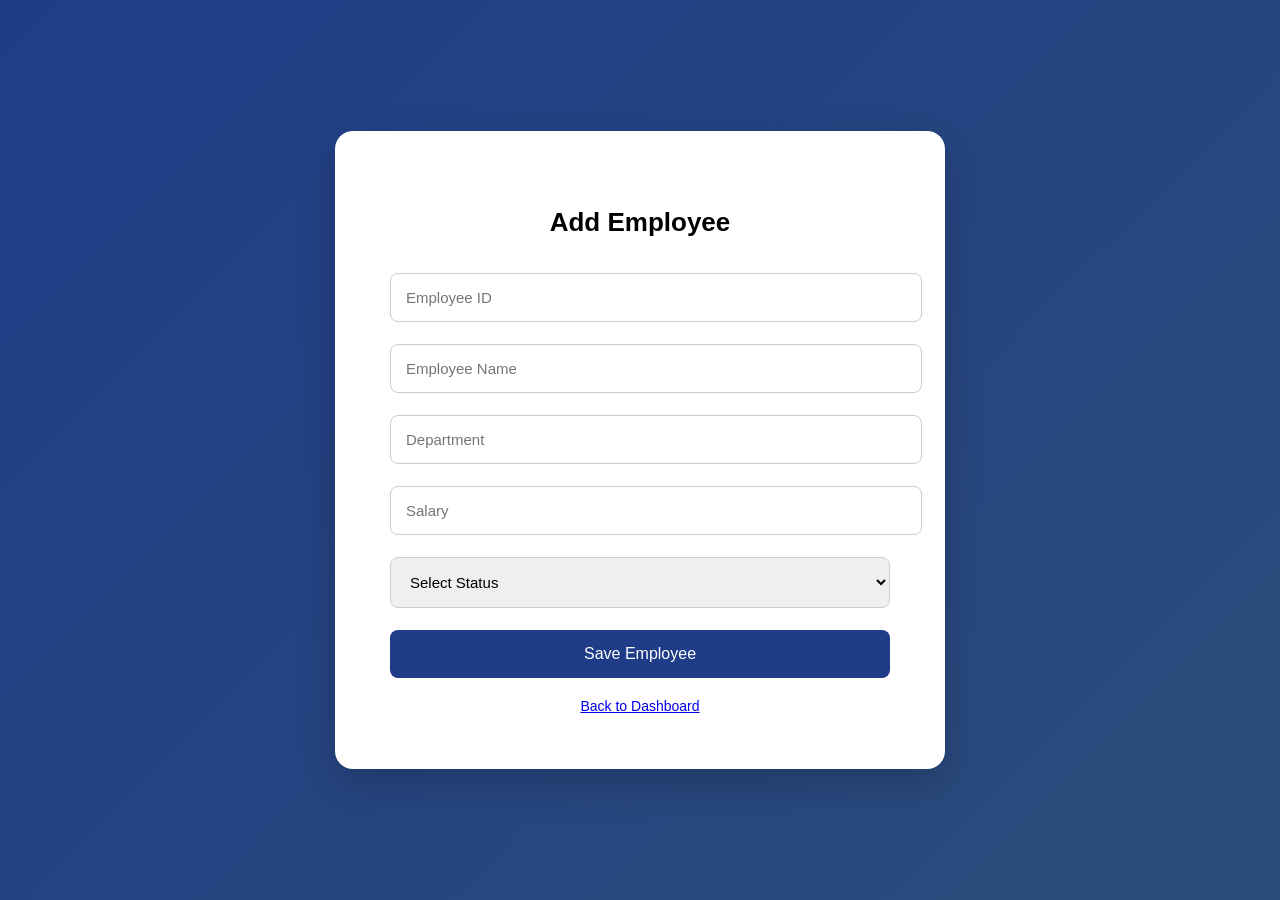
<file: admin.html>
<!DOCTYPE html>
<html>
<head>
  <title>Add Employee</title>
  <link rel="stylesheet" href="style.css">
</head>
<body class="form-page">

<div class="form-card">
  <h2>Add Employee</h2>

  <form onsubmit="saveEmployee(event)">
    <input type="text" id="empId" placeholder="Employee ID" required>
    <input type="text" id="empName" placeholder="Employee Name" required>
    <input type="text" id="department" placeholder="Department" required>
    <input type="number" id="salary" placeholder="Salary" required>

    <select id="status" required>
      <option value="">Select Status</option>
      <option value="Active">Active</option>
      <option value="On Leave">On Leave</option>
      <option value="Resigned">Resigned</option>
    </select>

    <button type="submit">Save Employee</button>
  </form>

  <a href="index.html" class="form-link">Back to Dashboard</a>
</div>

<script src="script.js"></script>
</body>
</html>
</file>
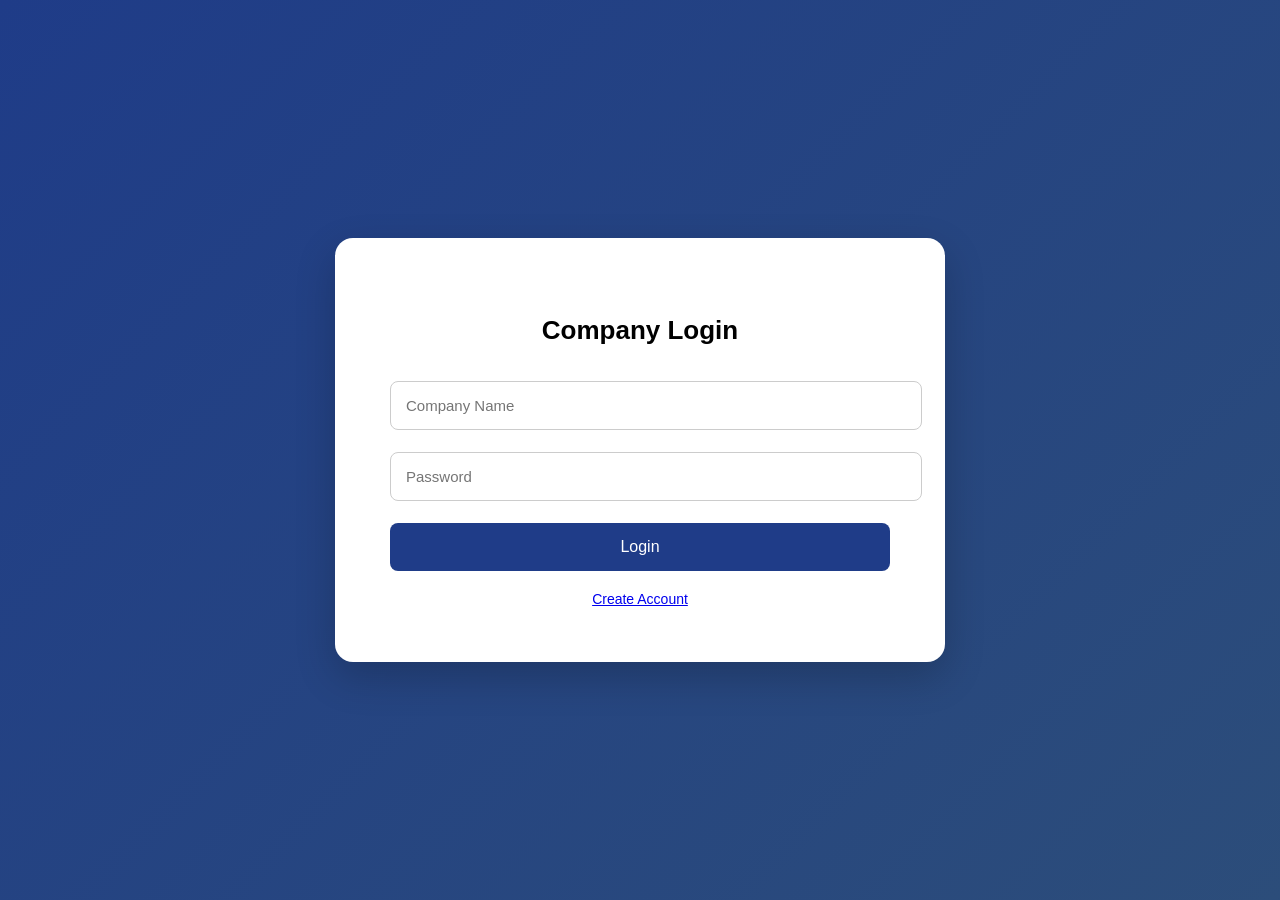
<file: login.html>
<!DOCTYPE html>
<html>
<head>
  <title>Login</title>
  <link rel="stylesheet" href="style.css">
</head>
<body class="form-page">

<div class="form-card">
  <h2>Company Login</h2>

  <form onsubmit="login(event)">
    <input type="text" id="companyName" placeholder="Company Name" required>
    <input type="password" id="password" placeholder="Password" required>
    <button type="submit">Login</button>
  </form>

  <a href="register.html" class="form-link">Create Account</a>
</div>

<script src="auth.js"></script>
</body>
</html>
</file>
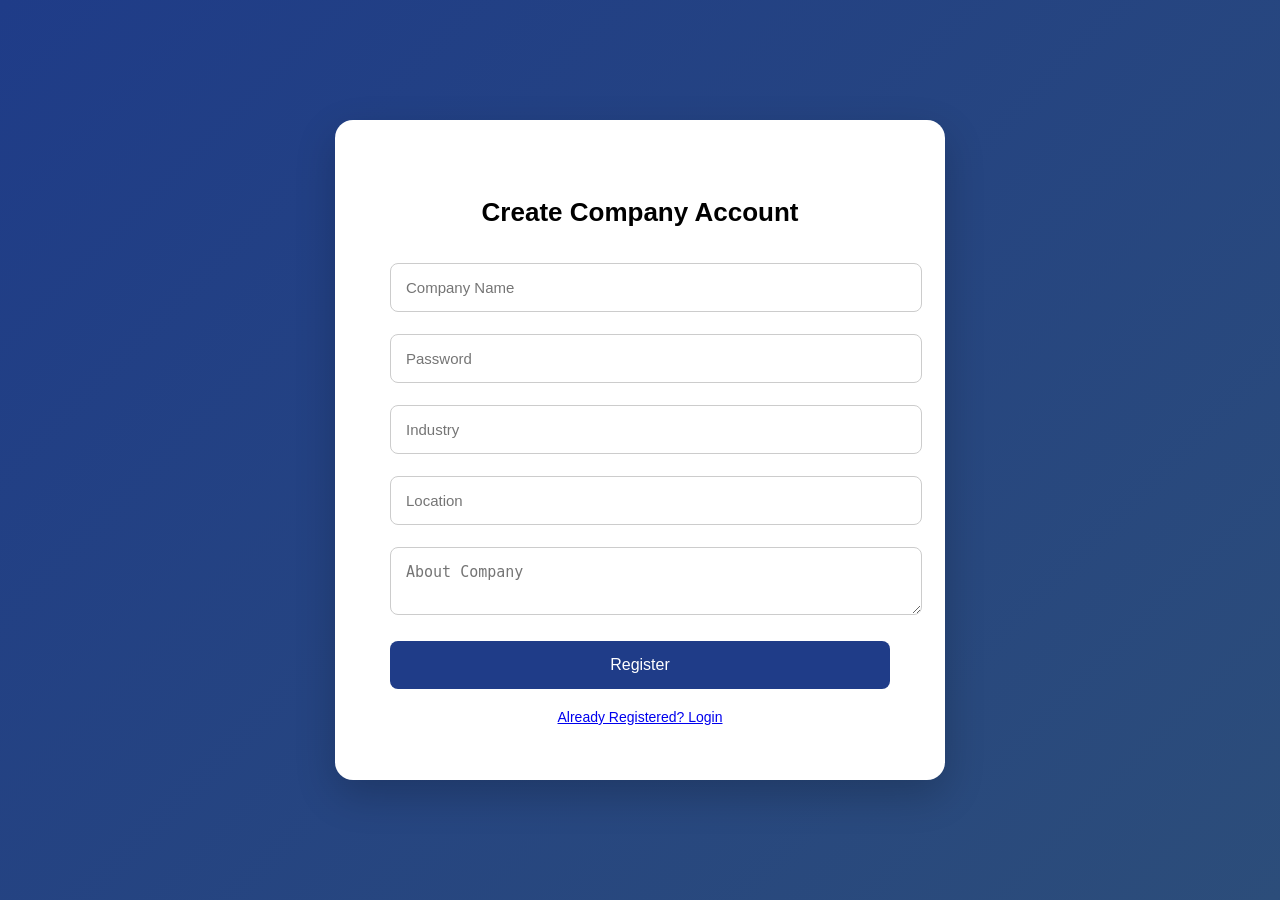
<file: register.html>
<!DOCTYPE html>
<html>
<head>
  <title>Register</title>
  <link rel="stylesheet" href="style.css">
</head>
<body class="form-page">

<div class="form-card">
  <h2>Create Company Account</h2>

  <form onsubmit="register(event)">
    <input type="text" id="companyName" placeholder="Company Name" required>
    <input type="password" id="password" placeholder="Password" required>
    <input type="text" id="industry" placeholder="Industry" required>
    <input type="text" id="location" placeholder="Location" required>
    <textarea id="about" placeholder="About Company" required></textarea>
    <button type="submit">Register</button>
  </form>

  <a href="login.html" class="form-link">Already Registered? Login</a>
</div>

<script src="auth.js"></script>
</body>
</html>
</file>
<file: style.css>
/* ================= GLOBAL ================= */

body {
  margin: 0;
  font-family: Arial, sans-serif;
  background: #f4f6f9;
}

/* ================= DASHBOARD CONTAINER ================= */

.dashboard-container {
  width: 100%;
  height: 100vh;
  padding: 20px 40px;
  box-sizing: border-box;
  overflow: auto;   /* prevents vertical scroll */
}

/* ================= TITLE BAR ================= */

.title-bar {
  width: 100%;
  background: #1f3c88;
  padding: 20px;
  border-radius: 8px;
  text-align: center;
  color: white;
  margin-bottom: 25px;
}

.title-bar h1 {
  margin: 0;
  font-size: 26px;
}

/* ================= ACTION BUTTONS ================= */

.dashboard-actions {
  text-align: center;
  margin-bottom: 40px;
}

.dashboard-actions button,
.add-btn {
  margin: 0 8px;
  padding: 8px 14px;
  border-radius: 6px;
  border: none;
  cursor: pointer;
  text-decoration: none;
  font-size: 14px;
}

.dashboard-actions button {
  background: #1f3c88;
  color: white;
}

.add-btn {
  background: #28a745;
  color: white;
}

.logout-btn {
  background: #e74c3c;
}

/* ================= KPI CARDS ================= */

.dashboard-kpis {
  display: grid;
  grid-template-columns: repeat(6, 1fr);
  gap: 20px;
  margin-bottom: 20px;
}

.kpi-card {
  background: white;
  padding: 35px;
  border-radius: 12px;
  text-align: center;
  box-shadow: 0 6px 18px rgba(0,0,0,0.08);
}

.kpi-card h3 {
  margin-bottom: 15px;
  font-size: 16px;
}

.kpi-card p {
  font-size: 28px;
  font-weight: bold;
  margin: 0;
}

/* ================= CHART ================= */

.dashboard-chart {
  width: 100%;
  height: 300px;   /* smaller to fit page */
  background: white;
  padding: 20px;
  border-radius: 12px;
  margin-bottom: 20px;
  box-shadow: 0 6px 18px rgba(0,0,0,0.08);
}

/* ================= EMPLOYEE SECTION ================= */

.employee-title {
  margin-bottom: 20px;
  font-size: 20px;
}

.employee-grid {
  width: 100%;
  display: grid;
  grid-template-columns: repeat(auto-fill, minmax(280px, 1fr));
  gap: 25px;
}

.emp-card {
  background: white;
  padding: 20px;
  border-radius: 12px;
  box-shadow: 0 6px 18px rgba(0,0,0,0.08);
}

.emp-card h4 {
  margin: 0 0 10px 0;
}

.emp-card p {
  margin: 5px 0;
  font-size: 14px;
}

.emp-card button {
  margin-top: 10px;
  padding: 6px 12px;
  border-radius: 5px;
  border: none;
  cursor: pointer;
}

.emp-card button:first-of-type {
  background: #ffc107;
}

.emp-card button:last-of-type {
  background: #e74c3c;
  color: white;
}
/* ================= FORM PAGES ONLY ================= */

.form-page {
  height: 100vh;
  display: flex;
  justify-content: center;
  align-items: center;
  background: linear-gradient(135deg, #1f3c88, #2c4d7a);
}

.form-card {
  width: 500px;
  background: white;
  padding: 55px;
  border-radius: 18px;
  box-shadow: 0 15px 40px rgba(0,0,0,0.2);
  text-align: center;
}

.form-card h2 {
  margin-bottom: 35px;
  font-size: 26px;
}

.form-card input,
.form-card select,
.form-card textarea {
  width: 100%;
  padding: 15px;
  margin-bottom: 22px;
  border-radius: 8px;
  border: 1px solid #ccc;
  font-size: 15px;
}

.form-card button {
  width: 100%;
  padding: 15px;
  background: #1f3c88;
  color: white;
  border: none;
  border-radius: 8px;
  font-size: 16px;
  cursor: pointer;
}

.form-card button:hover {
  background: #162f6d;
}

.form-link {
  margin-top: 20px;
  display: block;
  font-size: 14px;
}
/* ================= DARK MODE ================= */

.dark {
  background: #121212;
  color: white;
}

.dark .kpi-card,
.dark .dashboard-chart,
.dark .emp-card {
  background: #1e1e1e;
  color: white;
}

.dark .title-bar {
  background: #000;
}
</file>
